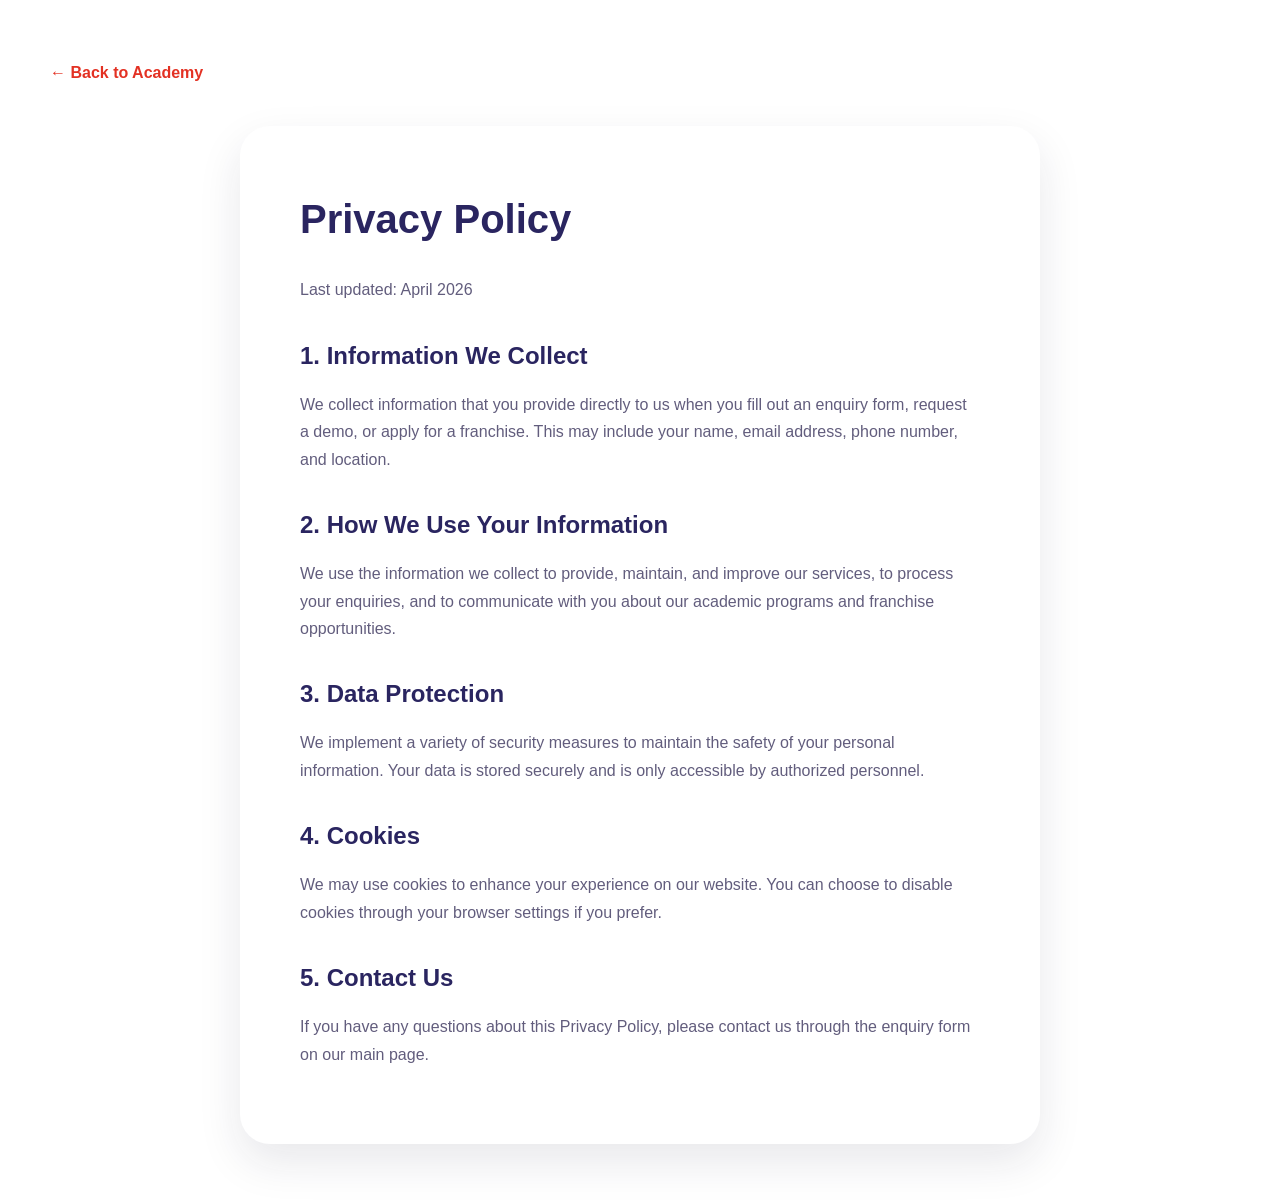
<file: privacy.html>
<!DOCTYPE html>
<html lang="en">
<head>
  <meta charset="UTF-8">
  <meta name="viewport" content="width=device-width, initial-scale=1.0">
  <title>Privacy Policy | Metro Brain Abacus</title>
  <link rel="stylesheet" href="styles.css">
  <style>
    body { padding: 60px 0; background: var(--bg-soft); }
    .legal-container { max-width: 800px; margin: 0 auto; background: #fff; padding: 60px; border-radius: var(--radius-lg); box-shadow: var(--shadow-md); }
    h1 { color: var(--secondary); margin-bottom: 24px; font-size: 2.5rem; }
    h2 { color: var(--secondary); margin-top: 32px; margin-bottom: 16px; font-size: 1.5rem; }
    p { margin-bottom: 16px; color: var(--text-soft); line-height: 1.7; }
    .back-btn { display: inline-block; margin-bottom: 40px; color: var(--primary); font-weight: 700; text-decoration: none; }
  </style>
</head>
<body>
  <div class="container">
    <a href="index.html" class="back-btn">← Back to Academy</a>
    <div class="legal-container">
      <h1>Privacy Policy</h1>
      <p>Last updated: April 2026</p>
      
      <h2>1. Information We Collect</h2>
      <p>We collect information that you provide directly to us when you fill out an enquiry form, request a demo, or apply for a franchise. This may include your name, email address, phone number, and location.</p>
      
      <h2>2. How We Use Your Information</h2>
      <p>We use the information we collect to provide, maintain, and improve our services, to process your enquiries, and to communicate with you about our academic programs and franchise opportunities.</p>
      
      <h2>3. Data Protection</h2>
      <p>We implement a variety of security measures to maintain the safety of your personal information. Your data is stored securely and is only accessible by authorized personnel.</p>
      
      <h2>4. Cookies</h2>
      <p>We may use cookies to enhance your experience on our website. You can choose to disable cookies through your browser settings if you prefer.</p>
      
      <h2>5. Contact Us</h2>
      <p>If you have any questions about this Privacy Policy, please contact us through the enquiry form on our main page.</p>
    </div>
  </div>
</body>
</html>
</file>
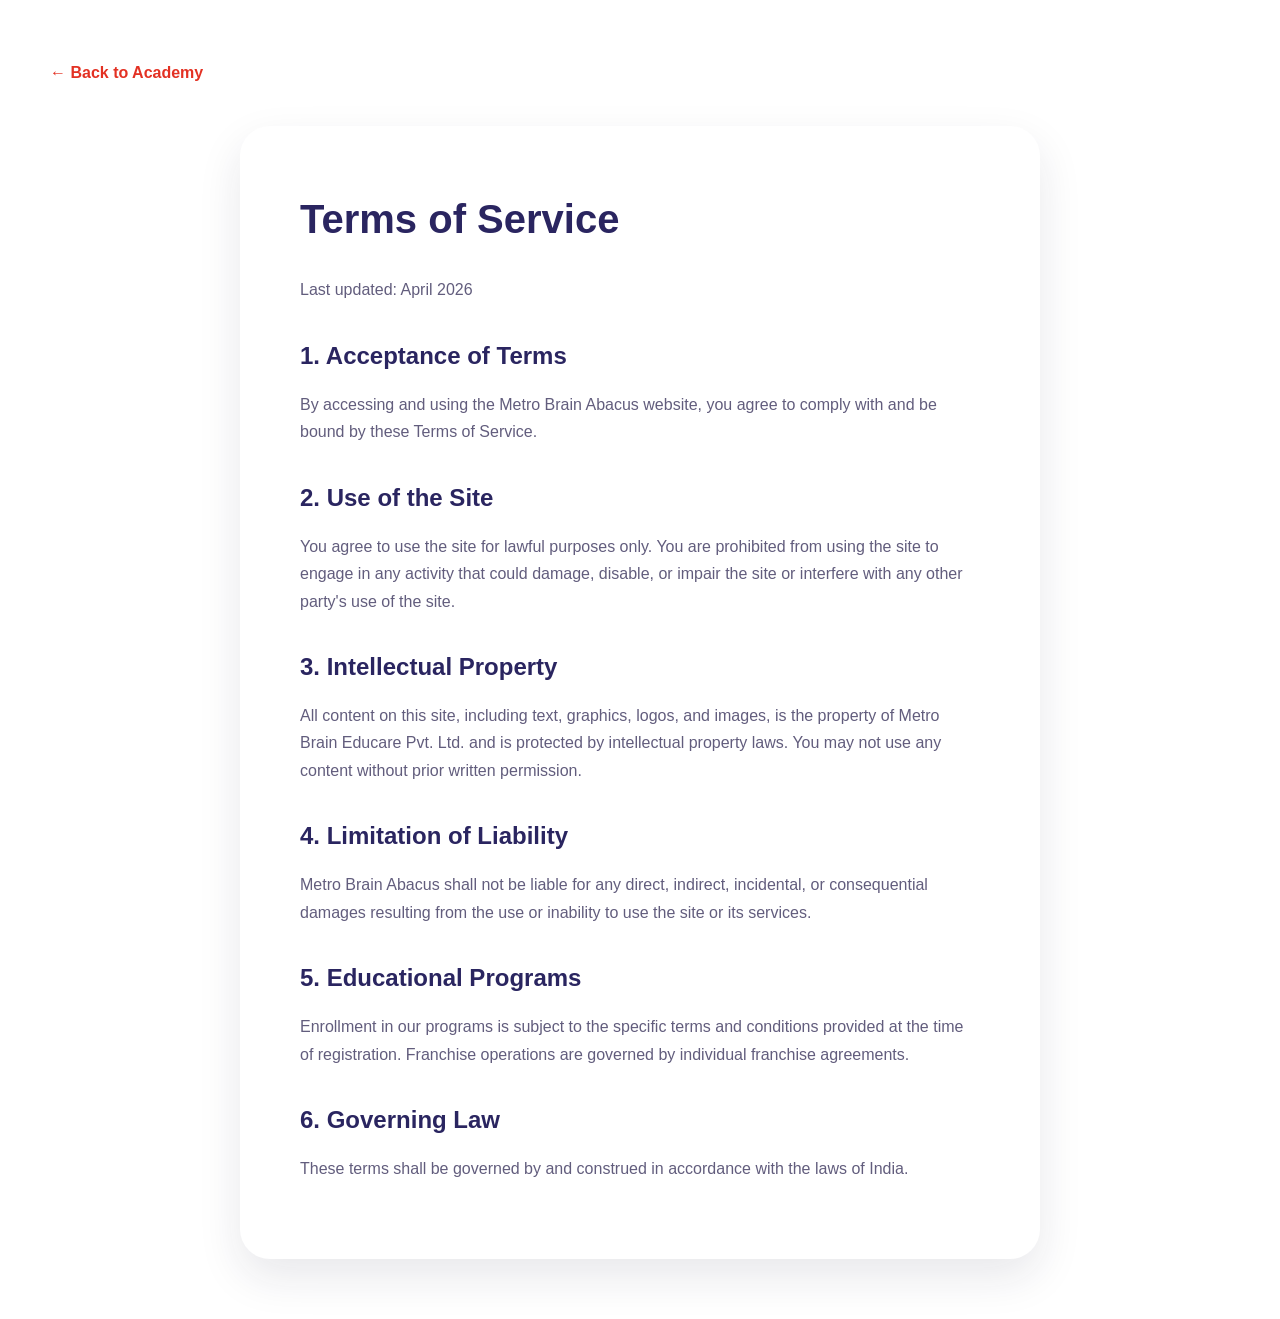
<file: terms.html>
<!DOCTYPE html>
<html lang="en">
<head>
  <meta charset="UTF-8">
  <meta name="viewport" content="width=device-width, initial-scale=1.0">
  <title>Terms of Service | Metro Brain Abacus</title>
  <link rel="stylesheet" href="styles.css">
  <style>
    body { padding: 60px 0; background: var(--bg-soft); }
    .legal-container { max-width: 800px; margin: 0 auto; background: #fff; padding: 60px; border-radius: var(--radius-lg); box-shadow: var(--shadow-md); }
    h1 { color: var(--secondary); margin-bottom: 24px; font-size: 2.5rem; }
    h2 { color: var(--secondary); margin-top: 32px; margin-bottom: 16px; font-size: 1.5rem; }
    p { margin-bottom: 16px; color: var(--text-soft); line-height: 1.7; }
    ul { margin-bottom: 16px; padding-left: 20px; color: var(--text-soft); }
    li { margin-bottom: 8px; }
    .back-btn { display: inline-block; margin-bottom: 40px; color: var(--primary); font-weight: 700; text-decoration: none; }
  </style>
</head>
<body>
  <div class="container">
    <a href="index.html" class="back-btn">← Back to Academy</a>
    <div class="legal-container">
      <h1>Terms of Service</h1>
      <p>Last updated: April 2026</p>
      
      <h2>1. Acceptance of Terms</h2>
      <p>By accessing and using the Metro Brain Abacus website, you agree to comply with and be bound by these Terms of Service.</p>
      
      <h2>2. Use of the Site</h2>
      <p>You agree to use the site for lawful purposes only. You are prohibited from using the site to engage in any activity that could damage, disable, or impair the site or interfere with any other party's use of the site.</p>
      
      <h2>3. Intellectual Property</h2>
      <p>All content on this site, including text, graphics, logos, and images, is the property of Metro Brain Educare Pvt. Ltd. and is protected by intellectual property laws. You may not use any content without prior written permission.</p>
      
      <h2>4. Limitation of Liability</h2>
      <p>Metro Brain Abacus shall not be liable for any direct, indirect, incidental, or consequential damages resulting from the use or inability to use the site or its services.</p>
      
      <h2>5. Educational Programs</h2>
      <p>Enrollment in our programs is subject to the specific terms and conditions provided at the time of registration. Franchise operations are governed by individual franchise agreements.</p>
      
      <h2>6. Governing Law</h2>
      <p>These terms shall be governed by and construed in accordance with the laws of India.</p>
    </div>
  </div>
</body>
</html>
</file>
<file: styles.css>
:root {
  --primary: #e33123;
  --primary-dark: #b82318;
  --secondary: #2a2560;
  --accent: #ff9f43;
  --surface: #ffffff;
  --surface-soft: #fff7f2;
  --bg: #fffaf7;
  --bg-alt: #f7f1ff;
  --text: #1f1c38;
  --text-soft: #625d7d;
  --text-muted: #8e88a7;
  --border: rgba(42, 37, 96, 0.1);
  --shadow-sm: 0 8px 20px rgba(31, 28, 56, 0.06);
  --shadow-md: 0 18px 44px rgba(31, 28, 56, 0.1);
  --shadow-lg: 0 32px 70px rgba(31, 28, 56, 0.14);
  --gradient-brand: linear-gradient(135deg, #e33123 0%, #ff8b45 100%);
  --gradient-soft: linear-gradient(135deg, #f4ecff 0%, #fff6ee 100%);
  --gradient-dark: linear-gradient(135deg, #241f54 0%, #352f78 100%);
  --radius-sm: 12px;
  --radius-md: 20px;
  --radius-lg: 30px;
  --radius-xl: 42px;
  --radius-pill: 999px;
  --container: 1180px;
  --section-space: 110px;
  --font-primary: "Outfit", sans-serif;
  --transition: 0.3s ease;
}

*,
*::before,
*::after {
  box-sizing: border-box;
  margin: 0;
  padding: 0;
}

html {
  scroll-behavior: smooth;
  scroll-padding-top: 90px;
  overflow-x: hidden;
}

body {
  font-family: var(--font-primary);
  color: var(--text);
  background:
    radial-gradient(circle at top left, rgba(244, 236, 255, 0.9), transparent 38%),
    radial-gradient(circle at top right, rgba(255, 232, 216, 0.8), transparent 30%),
    var(--bg);
  line-height: 1.65;
  overflow-x: hidden;
  position: relative;
  width: 100%;
  -webkit-font-smoothing: antialiased;
}

img {
  max-width: 100%;
  display: block;
}

a {
  color: inherit;
  text-decoration: none;
}

ul {
  list-style: none;
}

.container {
  width: min(var(--container), calc(100% - 40px));
  margin: 0 auto;
}

.section-badge {
  display: inline-flex;
  align-items: center;
  gap: 8px;
  padding: 10px 16px;
  border-radius: var(--radius-pill);
  background: rgba(227, 49, 35, 0.08);
  border: 1px solid rgba(227, 49, 35, 0.12);
  color: var(--primary);
  font-size: 0.84rem;
  font-weight: 700;
  letter-spacing: 0.03em;
  text-transform: uppercase;
}

.section-badge-light {
  background: rgba(255, 255, 255, 0.12);
  border-color: rgba(255, 255, 255, 0.14);
  color: #fff4ea;
}

.section-header {
  text-align: center;
  margin-bottom: 52px;
}

.section-title {
  margin-top: 18px;
  font-size: clamp(2rem, 4vw, 3.5rem);
  line-height: 1.08;
  font-weight: 800;
  letter-spacing: -0.04em;
}

.section-title .highlight,
.hero-title .highlight {
  background: linear-gradient(135deg, #e33123 0%, #ff9f43 100%);
  -webkit-background-clip: text;
  background-clip: text;
  color: transparent;
}

.hero-title .accent-text {
  color: var(--secondary);
}

.section-subtitle,
.hero-desc {
  margin-top: 18px;
  font-size: 1.05rem;
  color: var(--text-soft);
}

.btn {
  display: inline-flex;
  align-items: center;
  justify-content: center;
  border: none;
  border-radius: var(--radius-pill);
  padding: 15px 28px;
  font-family: inherit;
  font-size: 0.97rem;
  font-weight: 700;
  cursor: pointer;
  transition: transform var(--transition), box-shadow var(--transition), background var(--transition);
}

.btn:hover {
  transform: translateY(-2px);
}

.btn-primary {
  background: var(--gradient-brand);
  color: white;
  box-shadow: 0 16px 30px rgba(227, 49, 35, 0.22);
}

.btn-secondary {
  background: rgba(42, 37, 96, 0.06);
  color: var(--secondary);
}

.btn-accent {
  background: rgba(255, 255, 255, 0.1);
  color: #fff;
  border: 1px solid rgba(255, 255, 255, 0.16);
}

.btn-outline {
  background: transparent;
  color: var(--secondary);
  border: 1px solid rgba(42, 37, 96, 0.18);
}

.navbar {
  position: sticky;
  top: 0;
  z-index: 1000;
  padding: 12px 0;
  transition: background var(--transition), box-shadow var(--transition), backdrop-filter var(--transition);
}

.navbar.scrolled {
  background: rgba(255, 250, 247, 0.82);
  backdrop-filter: blur(18px);
  box-shadow: var(--shadow-sm);
}

.navbar .container {
  display: flex;
  align-items: center;
  justify-content: space-between;
  gap: 24px;
}

.nav-logo {
  display: flex;
  align-items: center;
  gap: 14px;
  min-width: 0;
}

.nav-logo span {
  font-size: 1.2rem;
  font-weight: 800;
  color: var(--secondary);
}

.nav-logo-icon {
  width: 56px;
  height: 56px;
  border-radius: 14px;
  overflow: hidden;
  flex-shrink: 0;
  display: flex;
  align-items: center;
  justify-content: center;
  box-shadow: var(--shadow-sm);
}

.nav-logo-image img {
  width: 100%;
  height: 100%;
  object-fit: contain;
}

.nav-links {
  display: flex;
  align-items: center;
  gap: 8px;
}

.nav-link {
  padding: 10px 14px;
  border-radius: var(--radius-pill);
  color: var(--text-soft);
  font-size: 0.92rem;
  font-weight: 600;
  transition: background var(--transition), color var(--transition);
}

.nav-link:hover,
.nav-link.active {
  color: var(--secondary);
  background: rgba(42, 37, 96, 0.06);
}

.nav-hamburger {
  display: none;
  flex-direction: column;
  gap: 4px;
  padding: 8px;
  border: none;
  background: transparent;
}

.nav-hamburger span {
  width: 24px;
  height: 2px;
  background: var(--secondary);
  border-radius: 999px;
  transition: transform 0.4s ease, opacity 0.4s ease;
}

.nav-hamburger.active span:nth-child(1) {
  transform: rotate(45deg) translateY(8.5px);
}

.nav-hamburger.active span:nth-child(2) {
  opacity: 0;
}

.nav-hamburger.active span:nth-child(3) {
  transform: rotate(-45deg) translateY(-8.5px);
}

.hero {
  padding: 40px 0 var(--section-space);
  background: #fff;
  position: relative;
  overflow: hidden;
}

.hero::after {
  content: "";
  position: absolute;
  inset: auto -8% -18% auto;
  width: 420px;
  height: 420px;
  background: radial-gradient(circle, rgba(227, 49, 35, 0.14), transparent 68%);
  border-radius: 50%;
  z-index: 0;
}

.hero-grid {
  position: relative;
  z-index: 1;
}

.hero-copy {
  max-width: 100%;
  display: flex;
  flex-direction: column;
}

.hero-badge {
  order: 1;
}

.hero-title {
  order: 2;
}

.hero-desc {
  order: 3;
}

.hero-image {
  order: 4;
  margin: 30px 0;
}

.hero-actions {
  order: 5;
}

.hero-stats {
  order: 6;
}

@media (min-width: 992px) {
  .hero-copy {
    display: grid;
    grid-template-columns: 1.1fr 1fr;
    grid-template-areas:
      "badge image"
      "title image"
      "desc image"
      "actions image"
      "stats image";
    gap: 0 100px;
    align-items: center;
    text-align: left;
  }

  .hero-badge {
    grid-area: badge;
    order: unset;
  }

  .hero-title {
    grid-area: title;
    order: unset;
  }

  .hero-desc {
    grid-area: desc;
    order: unset;
  }

  .hero-actions {
    grid-area: actions;
    order: unset;
    margin-top: 30px;
  }

  .hero-stats {
    grid-area: stats;
    order: unset;
    margin-top: 40px;
  }

  .hero-image {
    grid-area: image;
    order: unset;
    margin: 0;
  }
}

.hero-title {
  margin-top: 12px;
  font-size: clamp(2.8rem, 5vw, 5.2rem);
  line-height: 0.98;
  letter-spacing: -0.055em;
  font-weight: 900;
}

.hero-actions {
  margin-top: 30px;
  display: flex;
  flex-wrap: wrap;
  gap: 14px;
}

.hero-stats {
  margin-top: 40px;
  display: grid;
  grid-template-columns: repeat(2, 1fr);
  gap: 16px;
  max-width: 500px;
}

.hero-stat {
  padding: 24px;
  border-radius: 20px;
  background: #fff;
  border: 1px solid rgba(42, 37, 96, 0.1);
  box-shadow: var(--shadow-sm);
  transition: transform 0.3s ease;
}

.hero-stat:hover {
  transform: translateY(-4px);
  box-shadow: var(--shadow-md);
}

.hero-stat-value {
  display: block;
  font-size: 2rem;
  font-weight: 800;
  line-height: 1.1;
  color: var(--secondary);
}

.hero-stat-label {
  display: block;
  margin-top: 8px;
  font-size: 0.9rem;
  font-weight: 600;
  color: var(--text-soft);
  line-height: 1.4;
}

.hero-image {
  position: relative;
}

.hero-image-wrapper {
  position: relative;
  border-radius: 30px;
  overflow: hidden;
  box-shadow: 0 40px 100px rgba(0, 0, 0, 0.1);
}

.main-hero-img {
  width: 100%;
  height: auto;
  transition: transform 0.6s ease;
}

.hero-image-wrapper:hover .main-hero-img {
  transform: none;
}

.hero-floating-badge {
  position: absolute;
  top: -30px;
  right: -20px;
  background: #fff;
  padding: 24px 32px;
  border-radius: 20px;
  box-shadow: var(--shadow-lg);
  z-index: 2;
  border: 1px solid var(--border);
}

.badge-number {
  display: block;
  font-size: 2.2rem;
  font-weight: 800;
  color: var(--secondary);
  line-height: 1;
}

.badge-text {
  font-size: 0.9rem;
  color: var(--text-soft);
  font-weight: 700;
  margin-top: 4px;
}

.hero-logos {
  margin-top: 80px;
  border-top: 1px solid var(--border);
  padding-top: 60px;
}

.logos-label {
  font-size: 0.8rem;
  font-weight: 700;
  color: #a0aec0;
  text-transform: uppercase;
  letter-spacing: 0.15em;
  text-align: center;
  margin-bottom: 30px;
}

.logos-row {
  display: flex;
  justify-content: center;
  align-items: center;
  gap: 60px;
  flex-wrap: wrap;
}

.logos-row img {
  height: 32px;
  filter: grayscale(1) opacity(0.5);
  transition: all 0.3s ease;
}

.logos-row img:hover {
  filter: none;
  opacity: 1;
}

.logos-row img:hover {
  filter: none;
  opacity: 1;
}

.trust-strip {
  padding-bottom: calc(var(--section-space) * 0.85);
}

.trust-grid {
  display: grid;
  grid-template-columns: repeat(4, minmax(0, 1fr));
  gap: 18px;
}

.trust-item {
  padding: 22px;
  border-radius: 24px;
  background: rgba(255, 255, 255, 0.8);
  border: 1px solid rgba(42, 37, 96, 0.08);
  box-shadow: var(--shadow-sm);
  color: var(--secondary);
  font-weight: 700;
}

.story-section,
.proof-section,
.gallery,
.contact {
  padding: var(--section-space) 0;
}

.story-section {
  position: relative;
  overflow: hidden;
}

.story-section::before {
  content: "";
  position: absolute;
  inset: 0;
  background:
    linear-gradient(180deg, rgba(255, 255, 255, 0.96), rgba(255, 255, 255, 0.93)),
    url("https://images.pexels.com/photos/7743256/pexels-photo-7743256.jpeg?auto=compress&cs=tinysrgb&w=1600") center/cover no-repeat;
  z-index: 0;
}

.story-grid {
  position: relative;
  z-index: 1;
}

.story-grid,
.franchise-grid,
.contact-grid {
  display: grid;
  grid-template-columns: 1fr 1fr;
  gap: 50px;
  align-items: center;
}

.story-mosaic {
  display: grid;
  grid-template-columns: 1.04fr 0.96fr;
  gap: 18px;
}

.story-photo {
  width: 100%;
  object-fit: cover;
  border-radius: 30px;
  box-shadow: var(--shadow-md);
}

.story-photo.tall {
  min-height: 540px;
  grid-row: span 2;
}

.story-photo.small {
  min-height: 240px;
}

.story-photo.wide {
  min-height: 280px;
}

.feature-list {
  margin-top: 28px;
  display: grid;
  grid-template-columns: 1fr 1fr;
  gap: 18px;
}

.feature-item {
  padding: 22px;
  border-radius: 24px;
  background: #fff;
  border: 1px solid var(--border);
  box-shadow: var(--shadow-sm);
}

.feature-item h3 {
  font-size: 1rem;
  margin-bottom: 8px;
  color: var(--secondary);
}

.feature-item p {
  font-size: 0.92rem;
  color: var(--text-soft);
}

.programs {
  padding: var(--section-space) 0;
  background: var(--bg-soft);
  overflow: hidden;
}

.programs-deck-container {
  position: relative;
  max-width: 450px;
  margin: 60px auto 0;
  perspective: 1000px;
  /* Prevent container from overflowing on narrow phones */
  width: min(450px, calc(100vw - 40px));
}

.programs-deck {
  position: relative;
  height: 480px;
  width: 100%;
}

.program-deck-card {
  position: absolute;
  inset: 0;
  background: #fff;
  border: 1px solid var(--border);
  border-radius: var(--radius-lg);
  box-shadow: var(--shadow-lg);
  overflow: hidden;
  cursor: grab;
  transition: transform 0.6s cubic-bezier(0.175, 0.885, 0.32, 1.275), opacity 0.6s ease;
  transform-origin: center bottom;
  user-select: none;
  /* pan-y allows vertical page scroll while still detecting horizontal swipes */
  touch-action: pan-y;
  -webkit-tap-highlight-color: transparent;
}

.program-deck-card.moving {
  transition: none;
  cursor: grabbing;
}

.program-deck-card:nth-last-child(2) {
  transform: translateY(20px);
  opacity: 0.8;
}

.program-deck-card:nth-last-child(3) {
  transform: translateY(40px);
  opacity: 0.6;
}

.program-deck-card .program-image {
  height: 260px;
  width: 100%;
  pointer-events: none;
}

.program-deck-card .program-caption {
  padding: 30px;
  text-align: center;
  pointer-events: none;
}

.deck-controls {
  display: flex;
  justify-content: center;
  gap: 24px;
  margin-top: 40px;
}

.btn-round {
  width: 60px;
  height: 60px;
  border-radius: 50%;
  padding: 0;
  box-shadow: var(--shadow-md);
}

.btn-round:active {
  transform: none;
}

.program-image img {
  width: 100%;
  height: 100%;
  object-fit: cover;
  transition: transform 0.6s ease;
}

.program-image-card:hover img {
  transform: none;
}

.program-caption {
  padding: 24px;
  text-align: center;
}

.program-caption h3 {
  font-family: var(--font-primary);
  font-size: 1.4rem;
  font-weight: 700;
  margin-bottom: 8px;
  color: var(--secondary);
}

.learn-more {
  font-size: 0.85rem;
  color: var(--primary);
  font-weight: 700;
  text-transform: uppercase;
  letter-spacing: 0.05em;
  opacity: 0.6;
  transition: var(--transition);
}

.program-image-card:hover .learn-more {
  opacity: 1;
}

/* Video Modal Styles */
.video-modal {
  position: fixed;
  inset: 0;
  z-index: 10000;
  display: flex;
  align-items: center;
  justify-content: center;
  opacity: 0;
  pointer-events: none;
  transition: opacity 0.4s ease;
}

.video-modal.active {
  opacity: 1;
  pointer-events: all;
}

.video-modal-overlay {
  position: absolute;
  inset: 0;
  background: rgba(0, 0, 0, 0.95);
  backdrop-filter: blur(10px);
}

.video-modal-content {
  position: relative;
  width: min(1000px, 94%);
  aspect-ratio: 16/9;
  background: #000;
  border-radius: 24px;
  overflow: hidden;
  box-shadow: 0 40px 100px rgba(0, 0, 0, 0.5);
  transform: none;
  transition: transform 0.4s cubic-bezier(0.34, 1.56, 0.64, 1);
}

.video-modal.active .video-modal-content {
  transform: none;
}

.video-modal-close {
  position: absolute;
  top: 20px;
  right: 20px;
  z-index: 10;
  background: rgba(255, 255, 255, 0.2);
  border: none;
  width: 44px;
  height: 44px;
  border-radius: 50%;
  color: white;
  font-size: 2rem;
  cursor: pointer;
  display: flex;
  align-items: center;
  justify-content: center;
  transition: var(--transition);
}

.video-modal-close:hover {
  background: var(--primary);
  transform: rotate(90deg);
}

.video-container {
  width: 100%;
  height: 100%;
}

.video-container video {
  width: 100%;
  height: 100%;
  object-fit: contain;
}

/* Footer & Other tweaks */
.video-play-hint {
  position: absolute;
  inset: 0;
  display: flex;
  align-items: center;
  justify-content: center;
  background: rgba(0, 0, 0, 0.2);
  /* Always visible on touch devices — hover not available */
  opacity: 1;
  transition: opacity 0.3s ease;
  pointer-events: none;
  z-index: 2;
}

/* Only hide on devices that support true hover */
@media (hover: hover) {
  .video-play-hint {
    opacity: 0;
  }
  .gallery-item:hover .video-play-hint {
    opacity: 1;
  }
}

.video-play-hint svg {
  filter: drop-shadow(0 4px 12px rgba(0, 0, 0, 0.3));
  transform: none;
  transition: transform 0.3s cubic-bezier(0.34, 1.56, 0.64, 1);
}

@media (hover: hover) {
  .video-play-hint svg {
    transform: none;
  }
  .gallery-item:hover .video-play-hint svg {
    transform: none;
  }
}

/* Modal Styles */
.course-modal {
  position: fixed;
  inset: 0;
  z-index: 9999;
  display: flex;
  align-items: center;
  justify-content: center;
  opacity: 0;
  pointer-events: none;
  transition: opacity 0.3s ease;
}

.course-modal.active {
  opacity: 1;
  pointer-events: all;
}

.modal-overlay {
  position: absolute;
  inset: 0;
  background: rgba(15, 23, 42, 0.85);
  backdrop-filter: blur(8px);
}

.modal-content {
  position: relative;
  background: #fff;
  width: min(600px, 92%);
  max-height: 90vh;
  overflow-y: auto;
  -webkit-overflow-scrolling: touch;
  padding: 50px 40px;
  border-radius: var(--radius-lg);
  box-shadow: var(--shadow-xl);
  transform: translateY(30px);
  transition: transform 0.4s cubic-bezier(0.34, 1.56, 0.64, 1);
}

.course-modal.active .modal-content {
  transform: translateY(0);
}

.modal-close {
  position: absolute;
  top: 24px;
  right: 24px;
  background: var(--bg-soft);
  border: none;
  width: 40px;
  height: 40px;
  border-radius: 50%;
  font-size: 1.8rem;
  line-height: 1;
  cursor: pointer;
  display: flex;
  align-items: center;
  justify-content: center;
  color: var(--text-soft);
  transition: var(--transition);
}

.modal-close:hover {
  background: var(--primary);
  color: white;
  transform: rotate(90deg);
}

.modal-body h2 {
  font-family: var(--font-secondary);
  font-size: 2.2rem;
  margin-bottom: 20px;
  color: var(--secondary);
}

.modal-body p {
  font-size: 1.1rem;
  line-height: 1.7;
  color: var(--text-soft);
  margin-bottom: 24px;
}

.modal-body ul {
  display: grid;
  gap: 16px;
  background: var(--bg-soft);
  padding: 24px;
  border-radius: var(--radius-md);
  border: 1px solid var(--border);
}

.modal-body li {
  display: flex;
  align-items: flex-start;
  gap: 14px;
  font-weight: 500;
  color: var(--text);
  line-height: 1.4;
}

.modal-body li svg {
  color: var(--primary);
  margin-top: 2px;
  flex-shrink: 0;
}

@media (max-width: 991px) {
  .programs-grid {
    grid-template-columns: repeat(2, 1fr);
  }
}

@media (max-width: 640px) {
  .programs-grid {
    grid-template-columns: 1fr;
  }

  .modal-content {
    padding: 40px 24px;
  }
}

.program-card:hover,
.proof-card:hover,
.gallery-card:hover,
.contact-panel:hover {
  transform: translateY(-6px);
  box-shadow: var(--shadow-lg);
}

.program-kicker {
  display: inline-flex;
  padding: 8px 14px;
  border-radius: var(--radius-pill);
  background: rgba(227, 49, 35, 0.08);
  color: var(--primary);
  font-size: 0.8rem;
  font-weight: 700;
}

.program-card h3,
.proof-card h3 {
  margin-top: 18px;
  font-size: 1.35rem;
  color: var(--secondary);
}

.program-card p,
.proof-card p {
  margin-top: 10px;
  color: var(--text-soft);
}

.program-features {
  margin-top: 18px;
  display: grid;
  gap: 10px;
}

.program-features li {
  position: relative;
  padding-left: 18px;
  color: var(--text-soft);
  font-size: 0.94rem;
}

.program-features li::before {
  content: "";
  position: absolute;
  left: 0;
  top: 10px;
  width: 7px;
  height: 7px;
  border-radius: 50%;
  background: var(--primary);
}

.franchise-quick-view {
  padding: var(--section-space) 0;
  background: var(--bg-soft);
}

.quick-view-card {
  background: #fff;
  border: 1px solid var(--border);
  border-radius: var(--radius-lg);
  padding: 60px 40px;
  box-shadow: var(--shadow-lg);
  max-width: 900px;
  margin: 0 auto;
  text-align: center;
}

.quick-view-header {
  margin-bottom: 40px;
}

.quick-view-header p {
  color: var(--text-soft);
  margin-top: 12px;
  font-size: 1.1rem;
}

.quick-view-grid {
  display: grid;
  grid-template-columns: repeat(4, 1fr);
  gap: 20px;
  margin-bottom: 50px;
  border-top: 1px solid var(--border);
  border-bottom: 1px solid var(--border);
  padding: 40px 0;
}

.quick-view-item {
  display: flex;
  flex-direction: column;
  gap: 8px;
}

.view-label {
  font-size: 0.8rem;
  color: var(--text-soft);
  text-transform: uppercase;
  letter-spacing: 0.08em;
  font-weight: 700;
}

.view-value {
  font-size: 1.25rem;
  color: var(--secondary);
  font-weight: 800;
  font-family: var(--font-secondary);
}

.quick-view-actions {
  display: flex;
  justify-content: center;
  gap: 20px;
  flex-wrap: wrap;
}

.btn-icon {
  display: inline-flex;
  align-items: center;
  gap: 12px;
}

@media (max-width: 768px) {
  .quick-view-grid {
    grid-template-columns: repeat(2, 1fr);
    gap: 30px;
  }

  .quick-view-card {
    padding: 40px 24px;
  }

  .quick-view-actions {
    flex-direction: column;
  }

  .quick-view-actions .btn {
    width: 100%;
  }
}

.gallery {
  background: #fff;
  position: relative;
  overflow: hidden;
  margin-top: 40px;
}

.gallery::before {
  content: "";
  position: absolute;
  inset: 0;
  background:
    linear-gradient(180deg, rgba(255, 255, 255, 0.94), rgba(255, 255, 255, 0.9)),
    url("https://images.pexels.com/photos/31152359/pexels-photo-31152359.jpeg?auto=compress&cs=tinysrgb&w=1600") center/cover no-repeat;
  z-index: 0;
}

.gallery .container {
  position: relative;
  z-index: 1;
}

/* Use negative margins to break out of container on mobile for full-bleed scroll */
.gallery-reel-wrapper {
  overflow: visible;
}

.gallery-reel {
  display: grid;
  grid-template-columns: repeat(4, 1fr);
  gap: 20px;
  padding: 40px 0;
}

@media (max-width: 1200px) {
  .gallery-reel {
    grid-template-columns: repeat(3, 1fr);
  }
}

@media (max-width: 991px) {
  .gallery-reel {
    grid-template-columns: repeat(2, 1fr);
  }
}

@media (max-width: 576px) {
  .gallery-reel {
    grid-template-columns: 1fr;
  }
}

.gallery-reel::-webkit-scrollbar {
  display: none;
}

.gallery-item {
  width: 100%;
  height: 420px;
  background: #000;
  border-radius: var(--radius-lg);
  overflow: hidden;
  position: relative;
  transition: transform 0.4s cubic-bezier(0.34, 1.56, 0.64, 1), box-shadow 0.4s;
  scroll-snap-align: start;
  cursor: pointer;
  -webkit-tap-highlight-color: transparent;
}

/* Only apply lift/scale on devices with true hover (not touch) */
@media (hover: hover) {
  .gallery-item:hover {
    transform: translateY(-12px);
    box-shadow: 0 32px 70px rgba(31, 28, 56, 0.18);
    z-index: 10;
  }
}

.gallery-item img,
.gallery-item video {
  width: 100%;
  height: 100%;
  object-fit: cover;
  object-position: top;
}

.item-overlay {
  position: absolute;
  top: 14px;
  right: 14px;
  background: rgba(255, 255, 255, 0.92);
  padding: 5px 12px;
  border-radius: var(--radius-pill);
  font-size: 0.75rem;
  font-weight: 700;
  color: var(--primary);
  pointer-events: none;
}

@media (max-width: 768px) {
  .gallery-reel {
    gap: 14px;
    padding: 32px 16px;
    margin: 0 -16px;
  }

  .gallery-item {
    flex: 0 0 min(240px, 72vw);
    height: 360px;
  }
}

@media (max-width: 480px) {
  .gallery-item {
    flex: 0 0 min(220px, 78vw);
    height: 330px;
  }
}

.proof-section {
  background: linear-gradient(180deg, #fff6ef 0%, #fff 100%);
}

.locations {
  padding: var(--section-space) 0;
  background: var(--gradient-dark);
  color: white;
  position: relative;
  overflow: hidden;
}

.locations::before {
  content: "";
  position: absolute;
  inset: 0;
  background:
    linear-gradient(135deg, rgba(24, 20, 52, 0.94), rgba(42, 37, 96, 0.9)),
    url("https://images.pexels.com/photos/8423424/pexels-photo-8423424.jpeg?auto=compress&cs=tinysrgb&w=1600") center/cover no-repeat;
  z-index: 0;
}

.locations .container {
  position: relative;
  z-index: 1;
}

.locations .section-title,
.locations .section-subtitle {
  color: white;
}

.centre-layout {
  display: grid;
  grid-template-columns: 1.2fr 0.8fr;
  gap: 30px;
}

.centre-map,
.location-card {
  border-radius: 32px;
  background: rgba(255, 255, 255, 0.08);
  border: 1px solid rgba(255, 255, 255, 0.12);
}

.centre-map {
  min-height: 470px;
}

.map-placeholder {
  min-height: 470px;
  display: grid;
  place-items: center;
  text-align: center;
  padding: 36px;
  color: rgba(255, 255, 255, 0.78);
}

.map-placeholder h3 {
  font-size: 1.8rem;
  margin-bottom: 10px;
  color: white;
}

.location-card {
  padding: 30px;
}

.location-map-pin {
  width: 56px;
  height: 56px;
  display: grid;
  place-items: center;
  border-radius: 18px;
  background: rgba(255, 255, 255, 0.14);
  font-weight: 800;
  margin-bottom: 18px;
}

.location-card h3 {
  font-size: 1.4rem;
  margin-bottom: 12px;
}

.location-address,
.location-info-item {
  color: rgba(255, 255, 255, 0.78);
}

.location-info {
  margin-top: 20px;
  display: grid;
  gap: 12px;
}

.centre-details .btn {
  width: 100%;
  margin-top: 18px;
}

.contact-grid {
  align-items: start;
}

.contact-panels {
  display: grid;
  gap: 16px;
  margin-top: 28px;
}

.contact-panel,
.contact-form-wrapper {
  padding: 26px;
  border-radius: 30px;
  background: #fff;
  border: 1px solid var(--border);
  box-shadow: var(--shadow-md);
  transition: transform var(--transition), box-shadow var(--transition);
}

.contact-panel h3 {
  color: var(--secondary);
  margin-bottom: 8px;
  font-size: 1.05rem;
}

.contact-panel p,
.form-subtitle {
  color: var(--text-soft);
}

.contact-form h3 {
  font-size: 1.5rem;
  color: var(--secondary);
}

.form-row {
  display: grid;
  grid-template-columns: 1fr 1fr;
  gap: 16px;
}

.form-group {
  margin-top: 16px;
}

.form-group label {
  display: block;
  margin-bottom: 8px;
  font-size: 0.88rem;
  font-weight: 700;
  color: var(--secondary);
}

.form-group input,
.form-group select,
.form-group textarea {
  width: 100%;
  padding: 14px 16px;
  border-radius: 18px;
  border: 1px solid rgba(42, 37, 96, 0.12);
  background: #fff;
  font: inherit;
  color: var(--text);
  outline: none;
  transition: border-color var(--transition), box-shadow var(--transition);
}

.form-group input:focus,
.form-group select:focus,
.form-group textarea:focus {
  border-color: rgba(227, 49, 35, 0.4);
  box-shadow: 0 0 0 4px rgba(227, 49, 35, 0.08);
}

.form-group textarea {
  min-height: 120px;
  resize: vertical;
}

.form-submit {
  width: 100%;
  margin-top: 18px;
}

.footer {
  padding: 70px 0 28px;
  background: #181434;
  color: rgba(255, 255, 255, 0.72);
}

.footer-grid {
  display: grid;
  grid-template-columns: 1.4fr 1fr 1fr 1fr;
  gap: 28px;
  margin-bottom: 36px;
}

.footer-brand .nav-logo {
  margin-bottom: 16px;
}

.footer-brand .nav-logo span,
.footer-col h4 {
  color: white;
}

.footer-desc {
  max-width: 320px;
  color: rgba(255, 255, 255, 0.68);
}

.footer-col h4 {
  margin-bottom: 14px;
}

.footer-col ul {
  display: grid;
  gap: 10px;
}

.footer-col a {
  color: rgba(255, 255, 255, 0.66);
}

.footer-bottom {
  padding-top: 24px;
  border-top: 1px solid rgba(255, 255, 255, 0.1);
  display: flex;
  justify-content: space-between;
  gap: 18px;
  align-items: center;
  font-size: 0.88rem;
}

.footer-bottom-links {
  display: flex;
  gap: 20px;
}

.input-error {
  border-color: rgba(227, 49, 35, 0.5) !important;
  box-shadow: 0 0 0 4px rgba(227, 49, 35, 0.08) !important;
}

.field-error {
  display: block;
  margin-top: 6px;
  font-size: 0.8rem;
  color: var(--primary);
}

.form-status {
  margin-top: 16px;
}

.form-status-success {
  display: flex;
  align-items: center;
  gap: 10px;
  padding: 14px 16px;
  border-radius: 16px;
  background: rgba(16, 185, 129, 0.12);
  color: #047857;
}

.form-status-error {
  display: flex;
  align-items: center;
  gap: 10px;
  padding: 14px 16px;
  border-radius: 16px;
  background: rgba(227, 49, 35, 0.1);
  color: var(--primary);
}

.spinner {
  animation: spin 1s linear infinite;
}

.toast {
  position: fixed;
  right: 20px;
  bottom: 20px;
  padding: 14px 18px;
  border-radius: 16px;
  color: white;
  box-shadow: var(--shadow-lg);
  opacity: 0;
  transform: translateY(16px);
  transition: opacity var(--transition), transform var(--transition);
  z-index: 1200;
}

.toast-success {
  background: #059669;
}

.toast-error {
  background: var(--primary);
}

.toast-show {
  opacity: 1;
  transform: translateY(0);
}

/* Back to Top Button */
.back-to-top {
  position: fixed;
  right: 24px;
  bottom: 24px;
  width: 50px;
  height: 50px;
  background: var(--gradient-brand);
  color: white;
  border-radius: 50%;
  border: none;
  display: flex;
  align-items: center;
  justify-content: center;
  box-shadow: var(--shadow-lg);
  cursor: pointer;
  z-index: 1100;
  opacity: 0;
  visibility: hidden;
  transform: translateY(20px);
  transition: all 0.4s cubic-bezier(0.34, 1.56, 0.64, 1);
}

.back-to-top.visible {
  opacity: 1;
  visibility: visible;
  transform: translateY(0);
}

.back-to-top:hover {
  transform: translateY(-5px);
  box-shadow: 0 12px 30px rgba(227, 49, 35, 0.35);
}

@media (max-width: 480px) {
  .back-to-top {
    right: 16px;
    bottom: 80px; /* Above toast if visible */
    width: 44px;
    height: 44px;
  }
}

.admin-panel-overlay {
  position: fixed;
  inset: 0;
  background: rgba(24, 20, 52, 0.58);
  backdrop-filter: blur(8px);
  display: grid;
  place-items: center;
  opacity: 0;
  pointer-events: none;
  transition: opacity var(--transition);
  z-index: 1300;
}

.admin-panel-overlay.open {
  opacity: 1;
  pointer-events: auto;
}

.admin-panel {
  width: min(980px, calc(100% - 28px));
  max-height: 84vh;
  overflow: hidden;
  display: flex;
  flex-direction: column;
  background: white;
  border-radius: 28px;
  box-shadow: var(--shadow-lg);
}

.admin-panel-header,
.admin-panel-footer {
  padding: 20px 24px;
  border-bottom: 1px solid rgba(42, 37, 96, 0.08);
}

.admin-panel-footer {
  border-top: 1px solid rgba(42, 37, 96, 0.08);
  border-bottom: 0;
  display: flex;
  flex-wrap: wrap;
  gap: 12px;
}

.admin-panel-header {
  display: flex;
  align-items: center;
  justify-content: space-between;
}

.admin-panel-header h3 {
  color: var(--secondary);
}

.admin-close {
  width: 42px;
  height: 42px;
  border: none;
  border-radius: 50%;
  background: rgba(42, 37, 96, 0.06);
  font-size: 1.5rem;
  cursor: pointer;
}

.admin-panel-stats {
  display: grid;
  grid-template-columns: repeat(3, minmax(0, 1fr));
  gap: 14px;
  padding: 18px 24px;
}

.admin-stat {
  padding: 18px;
  border-radius: 18px;
  background: var(--bg-alt);
}

.admin-stat-val {
  display: block;
  color: var(--secondary);
  font-size: 1.5rem;
  font-weight: 800;
}

.admin-stat-label {
  color: var(--text-soft);
  font-size: 0.88rem;
}

.admin-panel-body {
  overflow: auto;
  padding: 0 24px 24px;
}

.admin-table {
  width: 100%;
  border-collapse: collapse;
}

.admin-table th,
.admin-table td {
  padding: 14px 12px;
  text-align: left;
  border-bottom: 1px solid rgba(42, 37, 96, 0.08);
  font-size: 0.9rem;
}

.admin-table thead {
  position: sticky;
  top: 0;
  background: white;
}

.reveal {
  opacity: 0;
  transform: translateY(28px);
  transition: opacity 0.75s ease, transform 0.75s ease;
}

.reveal.visible {
  opacity: 1;
  transform: translateY(0);
}

.reveal-slide-left {
  transform: translateX(-32px);
}

.reveal-slide-right {
  transform: translateX(32px);
}

.reveal-slide-left.visible,
.reveal-slide-right.visible {
  transform: translateX(0);
}

@keyframes spin {
  to {
    transform: rotate(360deg);
  }
}

@media (max-width: 1024px) {

  .hero-grid,
  .story-grid,
  .franchise-grid,
  .contact-grid,
  .centre-layout {
    grid-template-columns: 1fr;
  }

  .story-copy,
  .franchise-copy {
    order: -1;
  }

  .hero-copy {
    max-width: 680px;
  }

  .trust-grid,
  .programs-grid,
  .proof-grid,
  .gallery-grid,
  .footer-grid,
  .feature-list {
    grid-template-columns: repeat(2, minmax(0, 1fr));
  }
}

@media (max-width: 768px) {
  :root {
    --section-space: 72px;
  }

  .container {
    width: min(var(--container), calc(100% - 28px));
  }

  .nav-links {
    display: none;
    position: fixed;
    top: 72px;
    left: 14px;
    right: 14px;
    flex-direction: column;
    align-items: stretch;
    padding: 16px;
    background: rgba(255, 250, 247, 0.97);
    border-radius: 24px;
    box-shadow: var(--shadow-md);
    /* Ensure it sits above the content */
    z-index: 999;
    backdrop-filter: blur(14px);
  }

  .nav-links.open {
    display: flex;
  }

  .nav-link {
    /* Bigger tap targets on mobile */
    padding: 14px 16px;
    font-size: 1rem;
    border-radius: 16px;
  }

  .nav-hamburger {
    display: flex;
    /* Larger tap area */
    padding: 10px;
  }

  .nav-hamburger span {
    width: 26px;
    height: 2.5px;
  }

  .nav-logo span {
    font-size: 1rem;
  }

  .nav-logo-icon {
    width: 48px;
    height: 48px;
    border-radius: 12px;
  }

  .hero-title {
    font-size: 2.2rem;
    line-height: 1.1;
    letter-spacing: -0.04em;
  }

  .hero::before {
    background:
      linear-gradient(180deg, rgba(255, 250, 247, 0.98) 0%, rgba(255, 250, 247, 0.95) 60%, rgba(255, 250, 247, 0.9) 100%),
      url("assets/images/hero-abacus.png") right -72px top 34px / min(72vw, 430px) no-repeat,
      radial-gradient(circle at top right, rgba(227, 49, 35, 0.08), transparent 34%),
      linear-gradient(135deg, #fff8f3 0%, #f6efff 100%);
  }

  .hero-actions,
  .trust-grid,
  .feature-list,
  .programs-grid,
  .proof-grid,
  .gallery-grid,
  .footer-grid,
  .admin-panel-stats,
  .form-row {
    grid-template-columns: 1fr;
  }

  /* Keep stats 2-column on mobile for better density */
  .hero-stats {
    grid-template-columns: repeat(2, 1fr);
    width: 100%;
    gap: 12px;
  }

  .hero-actions .btn {
    width: 100%;
  }

  .story-photo.tall,
  .story-photo.small,
  .story-photo.wide,
  .gallery-card {
    min-height: 220px;
  }

  .contact-form-wrapper,
  .contact-panel,
  .program-card,
  .proof-card,
  .feature-item,
  .trust-item,
  .location-card {
    padding: 20px;
  }

  .footer-bottom {
    flex-direction: column;
    align-items: flex-start;
  }

  .footer-bottom-links {
    flex-wrap: wrap;
  }

  /* Core Courses deck — tighter on mobile */
  .programs-deck-container {
    margin-top: 40px;
    width: min(380px, calc(100vw - 40px));
  }

  .programs-deck {
    height: 420px;
  }

  .program-deck-card .program-image {
    height: 220px;
  }

  .deck-controls {
    margin-top: 28px;
    gap: 20px;
  }

  .btn-round {
    width: 52px;
    height: 52px;
  }

  /* Modal — full-screen friendly */
  .modal-content {
    width: min(560px, calc(100vw - 24px));
    padding: 36px 22px 30px;
    max-height: 88vh;
  }

  .modal-body h2 {
    font-size: 1.7rem;
  }

  /* Prevent iOS input zoom */
  .form-group input,
  .form-group select,
  .form-group textarea {
    font-size: 16px;
  }

  /* Video modal full-screen on mobile */
  .video-modal-content {
    width: 100%;
    border-radius: 0;
    border-radius: 16px;
  }
}

@media (max-width: 991px) {
  .hero-grid {
    text-align: center;
  }

  .hero-copy {
    margin: 0 auto;
    align-items: center;
  }

  .hero-stats {
    grid-template-columns: repeat(2, 1fr);
    width: 100%;
    max-width: 400px;
    gap: 12px;
  }

  .hero-stat {
    padding: 16px;
  }

  .hero-stat-value {
    font-size: 1.6rem;
  }

  .hero-stat-label {
    font-size: 0.8rem;
  }

  .hero-actions {
    justify-content: center;
  }

  .story-grid {
    grid-template-columns: 1fr;
    gap: 40px;
  }

  .story-mosaic {
    grid-template-columns: 1fr;
    gap: 16px;
  }

  .story-photo {
    border-radius: 30px;
    box-shadow: var(--shadow-md);
    width: 100%;
  }

  .story-photo:last-child {
    width: 100%;
    margin-left: 0;
    margin-right: 0;
    border-radius: 30px;
    box-shadow: var(--shadow-md);
  }

  .story-photo.tall {
    grid-row: auto;
    min-height: 300px;
  }

  .story-media {
    width: 100%;
    margin: 0;
  }

  .feature-list {
    grid-template-columns: 1fr;
  }

  .hero-image {
    width: 100%;
    margin-top: 30px;
    margin-bottom: 30px;
  }

  .hero-image-wrapper {
    border-radius: 24px;
    box-shadow: var(--shadow-md);
  }

  .hero-floating-badge {
    right: 0;
    left: 50%;
    transform: translateX(-50%);
    top: -40px;
    width: max-content;
  }
}

@media (max-width: 480px) {
  .hero {
    padding-top: 8px;
  }

  .hero::before {
    background:
      linear-gradient(180deg, rgba(255, 250, 247, 0.98) 0%, rgba(255, 250, 247, 0.95) 58%, rgba(255, 250, 247, 0.92) 100%),
      url("assets/images/hero-abacus.png") right -90px top 28px / 310px no-repeat,
      radial-gradient(circle at top right, rgba(227, 49, 35, 0.08), transparent 34%),
      linear-gradient(135deg, #fff8f3 0%, #f6efff 100%);
  }

  .hero-title {
    font-size: 2rem;
  }

  .section-title {
    font-size: 1.75rem;
  }

  .form-group input,
  .form-group select,
  .form-group textarea {
    font-size: 16px;
  }

  .toast {
    right: 12px;
    left: 12px;
    bottom: 12px;
    font-size: 0.9rem;
  }

  /* Smaller deck on tiny phones */
  .programs-deck-container {
    width: min(340px, calc(100vw - 32px));
  }

  .programs-deck {
    height: 390px;
  }

  .program-deck-card .program-image {
    height: 200px;
  }

  .program-caption h3 {
    font-size: 1.2rem;
  }

  /* Ensure section badge wraps gracefully */
  .section-badge {
    font-size: 0.78rem;
    padding: 8px 14px;
    text-align: center;
  }

  /* Quick-view card on tiny screens */
  .quick-view-card {
    padding: 30px 18px;
  }

  .quick-view-grid {
    grid-template-columns: repeat(2, 1fr);
    gap: 20px;
    padding: 28px 0;
  }

  /* Gallery grid padding adjustment */
  .gallery-reel {
    padding: 28px 0;
    margin: 0;
    gap: 16px;
  }
}
</file>
